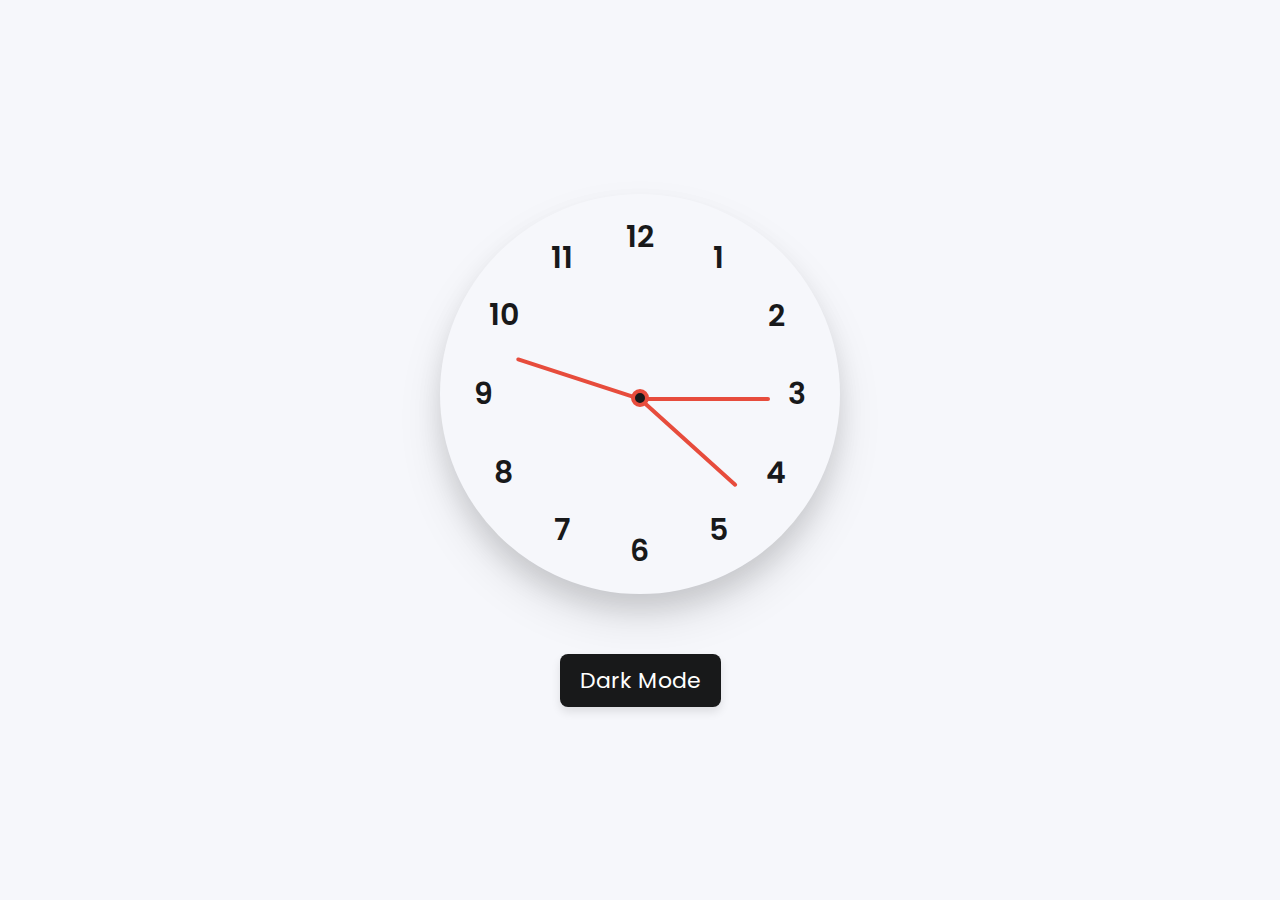
<file: index.html>
<!DOCTYPE html>
<html lang="en">
<head>
    <meta charset="UTF-8">
    <meta name="viewport" content="width=device-width, initial-scale=1.0">
    <title>Analog Clock With JavaScript</title>
    <link rel="stylesheet" href="style.css">
    <script src="script.js" type="text/javascript" defer></script>
</head>
<body>
    <div class="container">
        <div class="clock">
            <label style="--i: 1"><span>1</span></label>
            <label style="--i: 2"><span>2</span></label>
            <label style="--i: 3"><span>3</span></label>
            <label style="--i: 4"><span>4</span></label>
            <label style="--i: 5"><span>5</span></label>
            <label style="--i: 6"><span>6</span></label>
            <label style="--i: 7"><span>7</span></label>
            <label style="--i: 8"><span>8</span></label>
            <label style="--i: 9"><span>9</span></label>
            <label style="--i: 10"><span>10</span></label>
            <label style="--i: 11"><span>11</span></label>
            <label style="--i: 12"><span>12</span></label>

            <div class="indicator">
                <span class="hand hour"></span>
                <span class="hand minute"></span>
                <span class="hand second"></span>
            </div>
        </div>
        <div class="mode-switch">Dark Mode</div>
    </div>
</body>
</html>
</file>
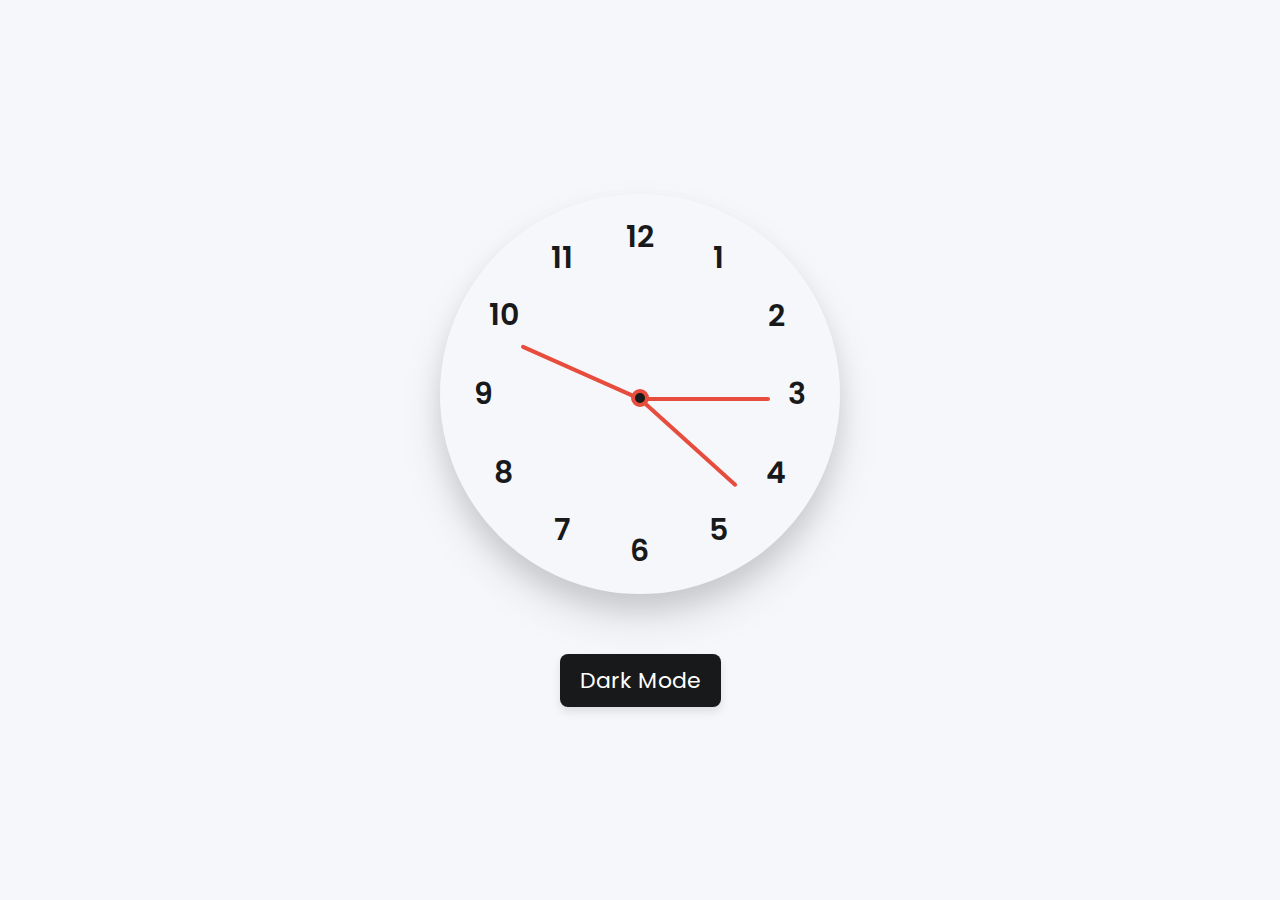
<file: indxe.html>
<!DOCTYPE html>
<html lang="en">
<head>
    <meta charset="UTF-8">
    <meta name="viewport" content="width=device-width, initial-scale=1.0">
    <title>Analog Clock With JavaScript</title>
    <link rel="stylesheet" href="style.css">
    <script src="/app.js" defer></script>
</head>
<body>
    <div class="container">
        <div class="clock">
            <label style="--i: 1"><span>1</span></label>
            <label style="--i: 2"><span>2</span></label>
            <label style="--i: 3"><span>3</span></label>
            <label style="--i: 4"><span>4</span></label>
            <label style="--i: 5"><span>5</span></label>
            <label style="--i: 6"><span>6</span></label>
            <label style="--i: 7"><span>7</span></label>
            <label style="--i: 8"><span>8</span></label>
            <label style="--i: 9"><span>9</span></label>
            <label style="--i: 10"><span>10</span></label>
            <label style="--i: 11"><span>11</span></label>
            <label style="--i: 12"><span>12</span></label>

            <div class="indicator">
                <span class="hand hour"></span>
                <span class="hand minute"></span>
                <span class="hand second"></span>
            </div>
        </div>
        <div class="mode-switch">Dark Mode</div>
    </div>
</body>
</html>
</file>
<file: style.css>
@import url("https://fonts.googleapis.com/css2?family=Poppins:wght@200;300;400;500;600;700&display=swap");
* {
  margin: 0;
  padding: 0;
  box-sizing: border-box;
  font-family: "Poppins", sans-serif;
}

:root {
    --primary-color: #f6f7fb;
    --white-color: #fff;
    --black-color: #18191a;
    --red-color: #e74c3c;
}
body{
    display: flex;
    min-height: 100vh;
    align-items: center;
    justify-content: center;
    background: var(--primary-color);
}

body.dark{
    --primary-color: #242526;
    --white-color: #18191a;
    --black-color: #fff;
    --red-color: #e74c3c;
}

.container{
    display: flex;
    flex-direction: column;
    align-items: center;
    gap: 60px;
}

.container .clock{
    display: flex;
    height: 400px;
    width: 400px;
    border-radius: 50%;
    align-items: center;
    justify-content: center;
    background: var(--primary-color);
    position: relative;
    box-shadow: 0 15px 25px rgba(0, 0, 0, 0.1), 0 25px 45px rgba(0, 0, 0, 0.1);
}

.clock label{
    position: absolute;
    inset: 20px;
    text-align: center;
    transform: rotate(calc(var(--i) * (360deg /12)));
}

.clock label span{
    display: inline-block;
    font-size: 30px;
    font-weight: 600;
    color: var(--black-color);
    transform: rotate(calc(var(--i) * (-360deg /12)));
}

.container .indicator {
    position: absolute;
    height: 10px;
    width: 10px;
    display: flex;
    justify-content: center;
}

.indicator::before{
    content: "";
    position: absolute;
    height: 100%;
    width: 100%;
    border-radius: 50%;
    z-index: 100;
    background: var(--black-color);
    border: 4px solid var(--red-color);
}

.indicator .hand{
    position: absolute;
    height: 130px;
    width: 4px;
    bottom: 0;
    border-radius: 25px;
    transform-origin: bottom;
    background: var(--red-color);
}

.hand .minute{
    height: 120px;
    width: 5px;
    background: var(--black-color);
}

.hand .hour{
    height: 100px;
    width: 8px;
    background: var(--black-color);
}

.mode-switch{
    padding: 10px 20px;
    border-radius: 8px;
    font-size: 22px;
    font-weight: 400;
    display: inline-block;
    color: var(--white-color);
    background: var(--black-color);
    box-shadow: 0 5px 10px rgba(0, 0, 0, 0.1);
    cursor: pointer;
}
</file>
